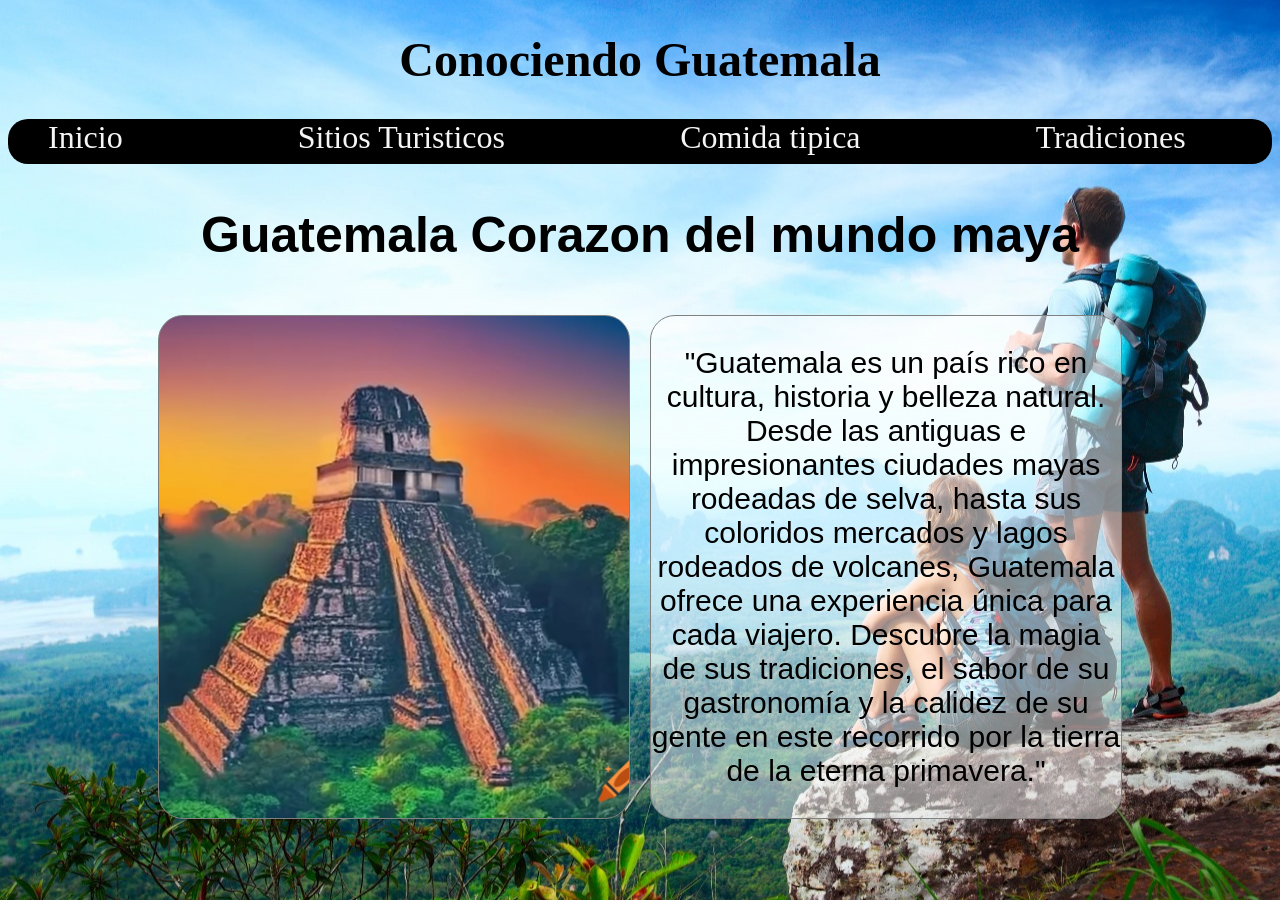
<file: index.html>
<!DOCTYPE html>
<html lang="en">
<head>
    <meta charset="UTF-8">
    <meta name="viewport" content="width=device-width, initial-scale=1.0">
    <title>Document</title>
    <link rel="stylesheet" href="estilos.css">
</head>
<body>
    <h1>
        Conociendo Guatemala
    </h1>
    <nav class="barra-nav">
        <ul>
            <li><a href="index.html">Inicio</a></li>
            <li><a href="sitios.html">Sitios Turisticos</a></li>
            <li><a href="comidatipica.html">Comida tipica</a></li>
            <li><a href="tradiciones.html">Tradiciones</a></li>
        </ul>
    </nav>
    <h2>Guatemala Corazon del mundo maya</h2>
    <div class="contenedor">
        <div class="columna"></div>
        <div class="columna2"><p>"Guatemala es un país rico en cultura, historia y belleza natural. Desde las antiguas e impresionantes ciudades mayas rodeadas de selva, hasta sus coloridos mercados y lagos rodeados de volcanes, Guatemala ofrece una experiencia única para cada viajero. Descubre la magia de sus tradiciones, el sabor de su gastronomía y la calidez de su gente en este recorrido por la tierra de la eterna primavera."</p></div>
    </div>
</body>
</html>
</file>
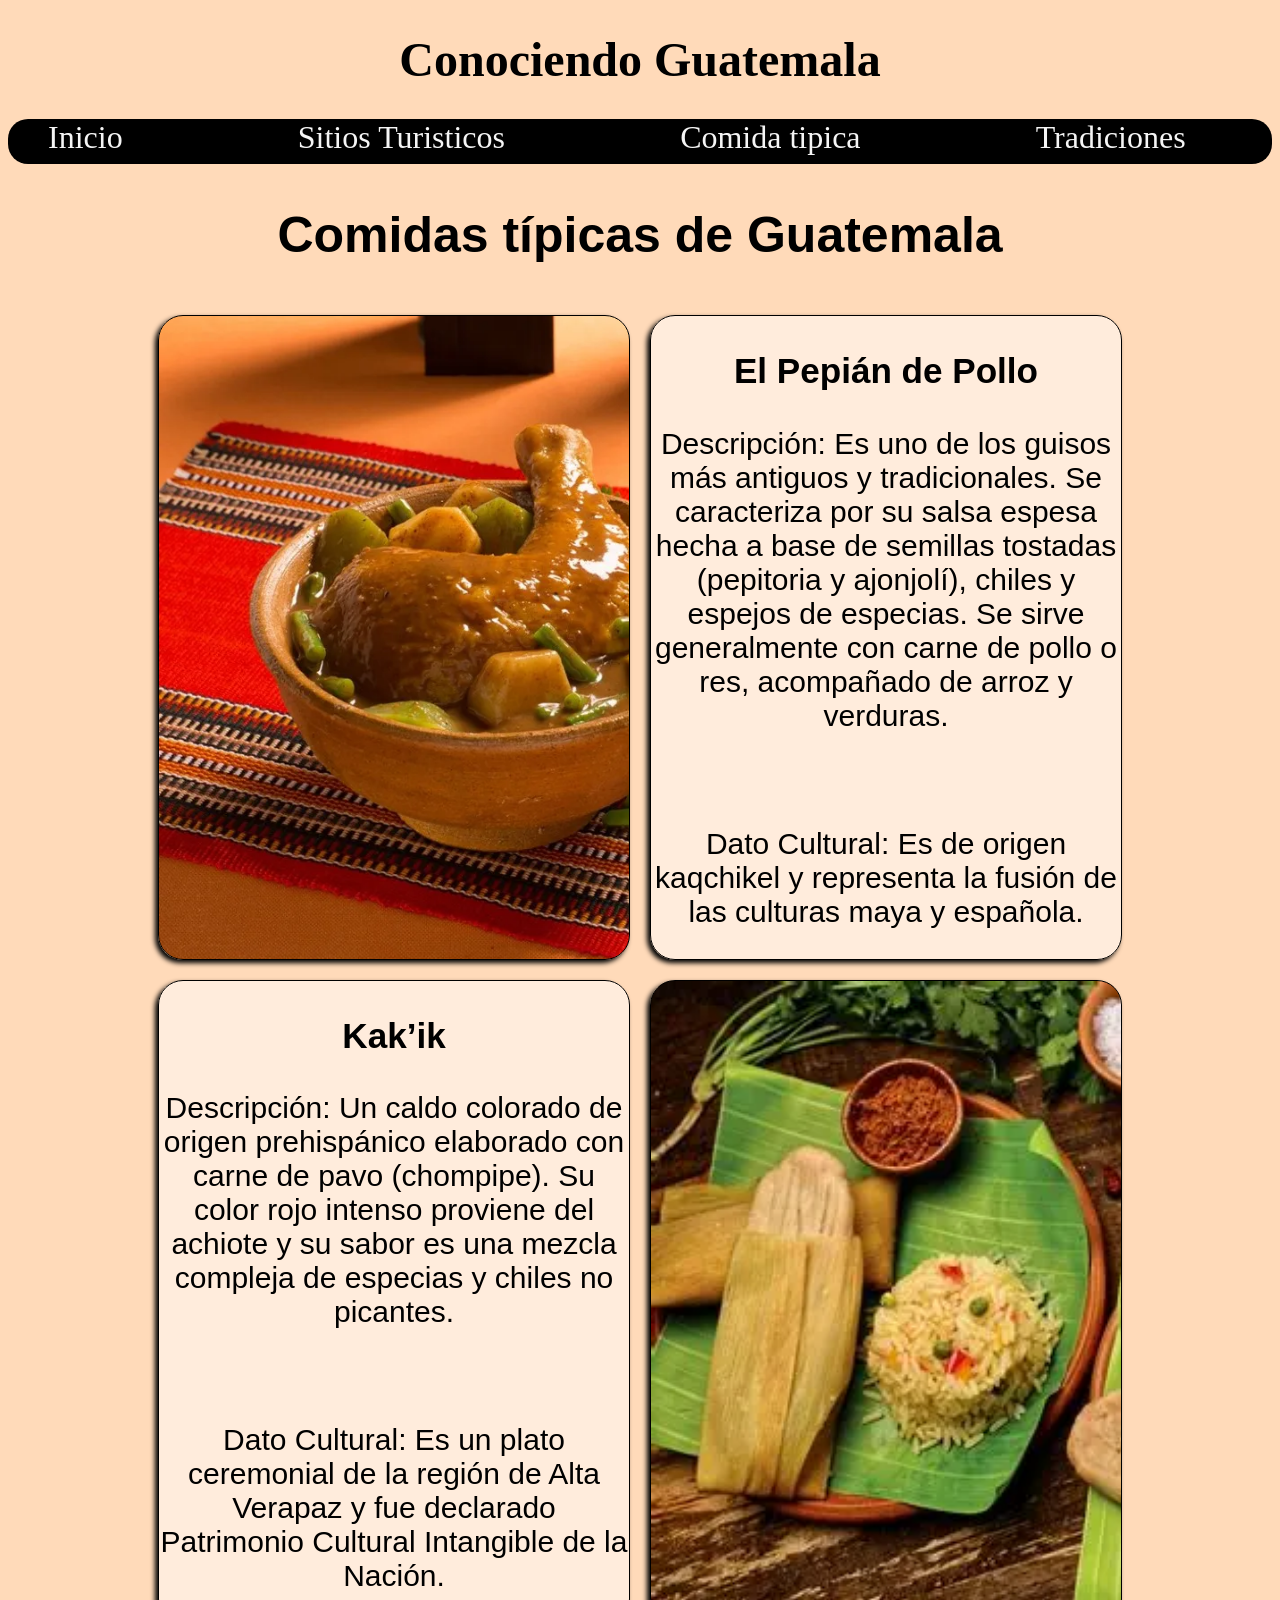
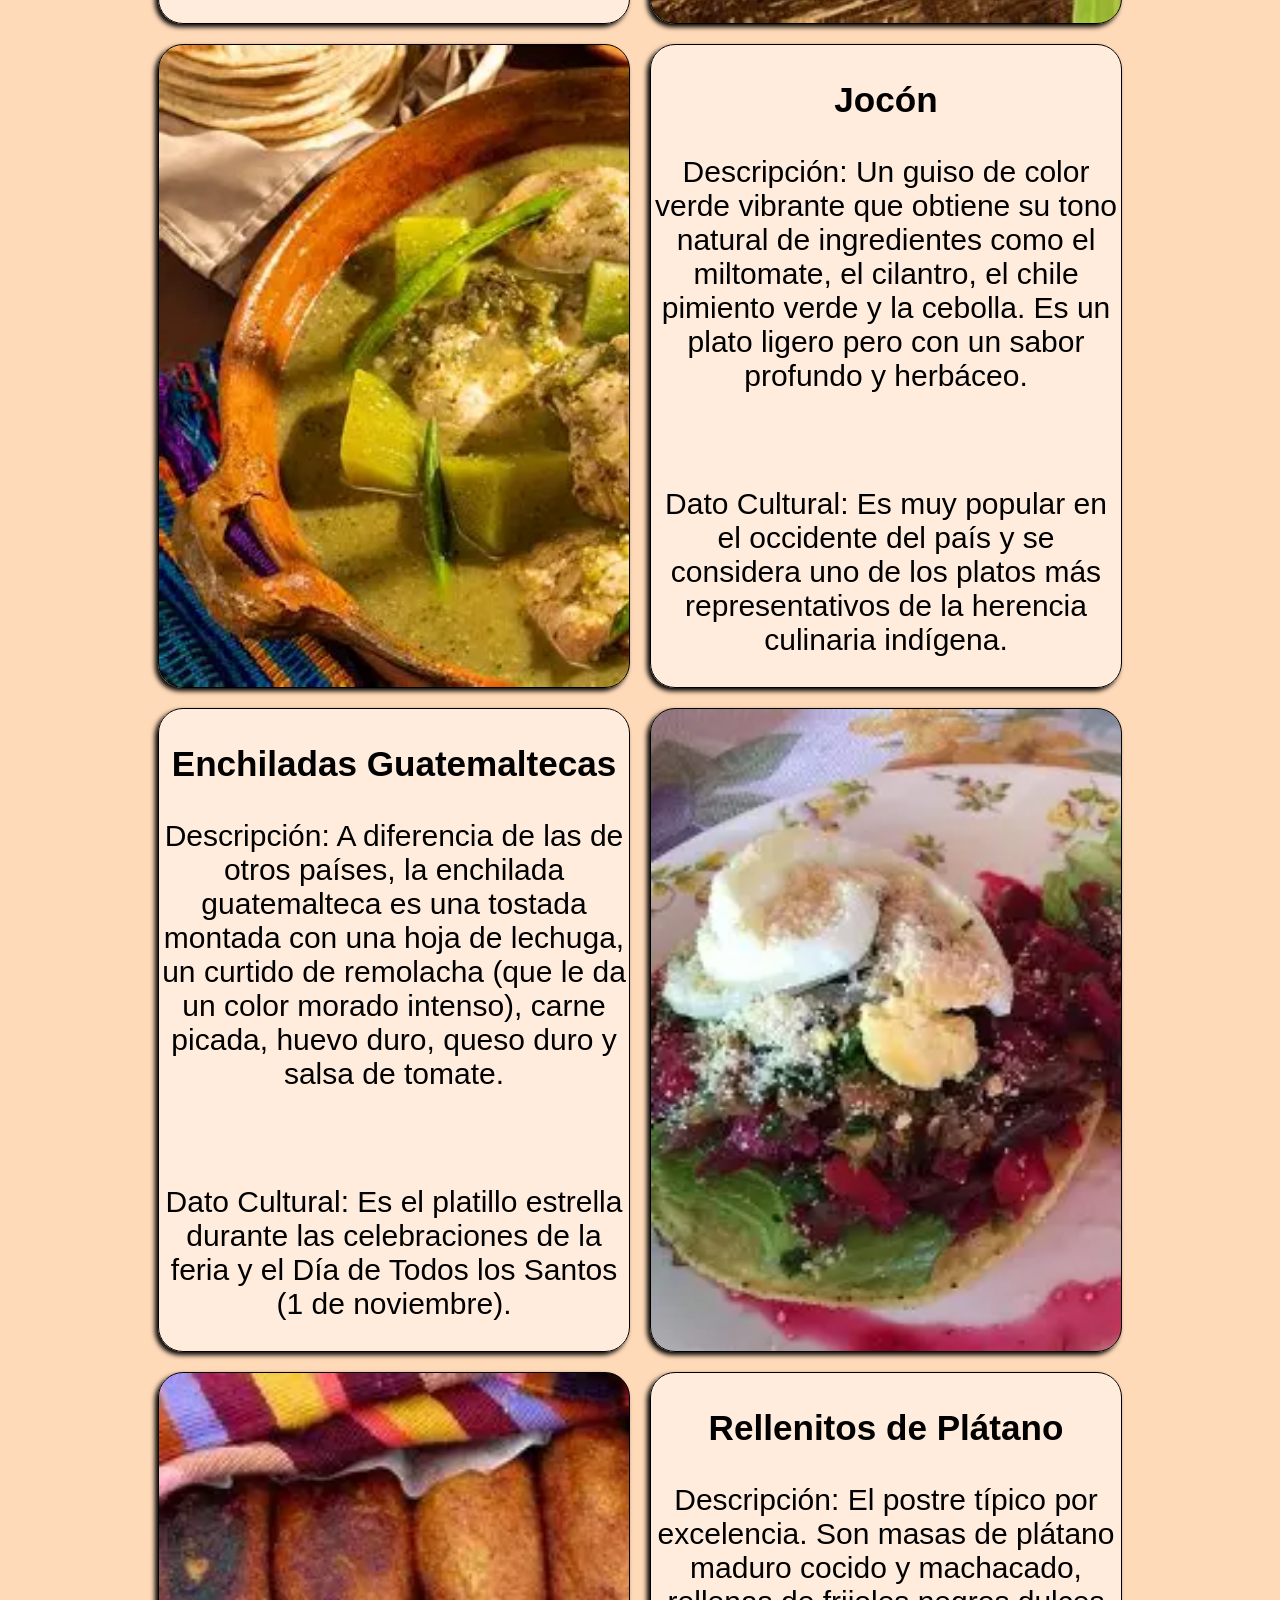
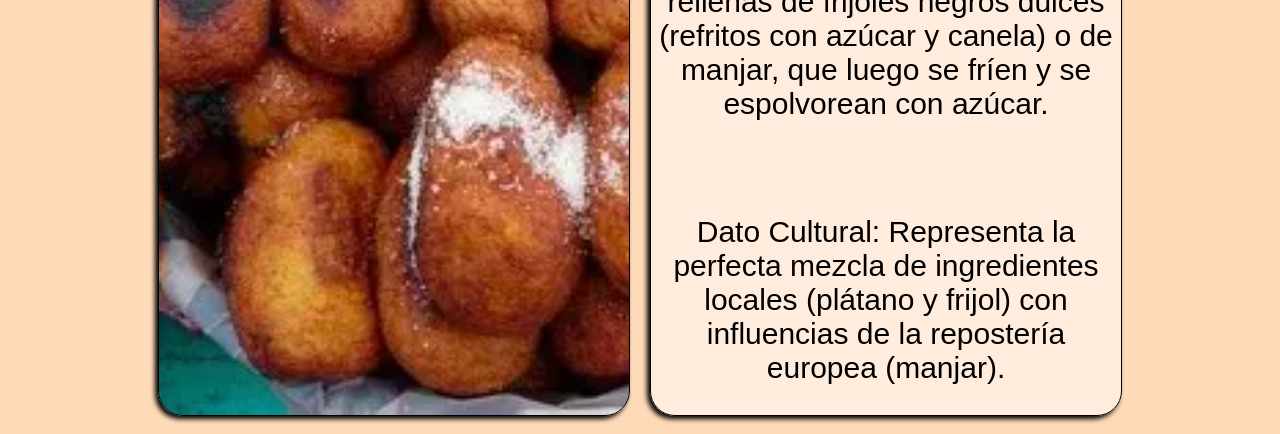
<file: comidatipica.html>
<!DOCTYPE html>
<html lang="en">
<head>
    <meta charset="UTF-8">
    <meta name="viewport" content="width=device-width, initial-scale=1.0">
    <title>Document</title>
    <link rel="stylesheet" href="comidatipica.css">
</head>
<body>
    <h1>
        Conociendo Guatemala
    </h1>
    <nav class="barra-nav">
        <ul>
            <li><a href="index.html">Inicio</a></li>
            <li><a href="sitios.html">Sitios Turisticos</a></li>
            <li><a href="comidatipica.html">Comida tipica</a></li>
            <li><a href="tradiciones.html">Tradiciones</a></li>
        </ul>
    </nav>
    <h2>Comidas típicas de Guatemala</h2>
    <div class="contenedor">
        <div class="columna"></div>
        <div class="columna2">
            <h3>El Pepián de Pollo</h3>
            <p>Descripción: Es uno de los guisos más antiguos y tradicionales. Se caracteriza por su salsa espesa hecha a base de semillas tostadas (pepitoria y ajonjolí), chiles y espejos de especias. Se sirve generalmente con carne de pollo o res, acompañado de arroz y verduras.</p>
            <br>
            <p>Dato Cultural: Es de origen kaqchikel y representa la fusión de las culturas maya y española.</p>
        </div>
        
        <div class="columna3">
            <h3>Kak’ik</h3>
            <p>Descripción: Un caldo colorado de origen prehispánico elaborado con carne de pavo (chompipe). Su color rojo intenso proviene del achiote y su sabor es una mezcla compleja de especias y chiles no picantes.</p>
            <br>
            <p>Dato Cultural: Es un plato ceremonial de la región de Alta Verapaz y fue declarado Patrimonio Cultural Intangible de la Nación.</p>
        </div>
        <div class="columna4"></div>

        <div class="columna5"></div>
        <div class="columna6">
            <h3>Jocón</h3>
            <p>Descripción: Un guiso de color verde vibrante que obtiene su tono natural de ingredientes como el miltomate, el cilantro, el chile pimiento verde y la cebolla. Es un plato ligero pero con un sabor profundo y herbáceo.</p>
            <br>
            <p>Dato Cultural: Es muy popular en el occidente del país y se considera uno de los platos más representativos de la herencia culinaria indígena.</p>
        </div>

        <div class="columna7">
            <h3>Enchiladas Guatemaltecas</h3>
            <p>Descripción: A diferencia de las de otros países, la enchilada guatemalteca es una tostada montada con una hoja de lechuga, un curtido de remolacha (que le da un color morado intenso), carne picada, huevo duro, queso duro y salsa de tomate.</p>
            <br>
            <p>Dato Cultural: Es el platillo estrella durante las celebraciones de la feria y el Día de Todos los Santos (1 de noviembre).</p>
        </div>
        <div class="columna8"></div>

        <div class="columna9"></div>
        <div class="columna10">
            <h3>Rellenitos de Plátano</h3>
            <p>Descripción: El postre típico por excelencia. Son masas de plátano maduro cocido y machacado, rellenas de frijoles negros dulces (refritos con azúcar y canela) o de manjar, que luego se fríen y se espolvorean con azúcar.</p>
            <br>
            <p>Dato Cultural: Representa la perfecta mezcla de ingredientes locales (plátano y frijol) con influencias de la repostería europea (manjar).</p>
        </div>
    </div>
</body>
</html>
</file>
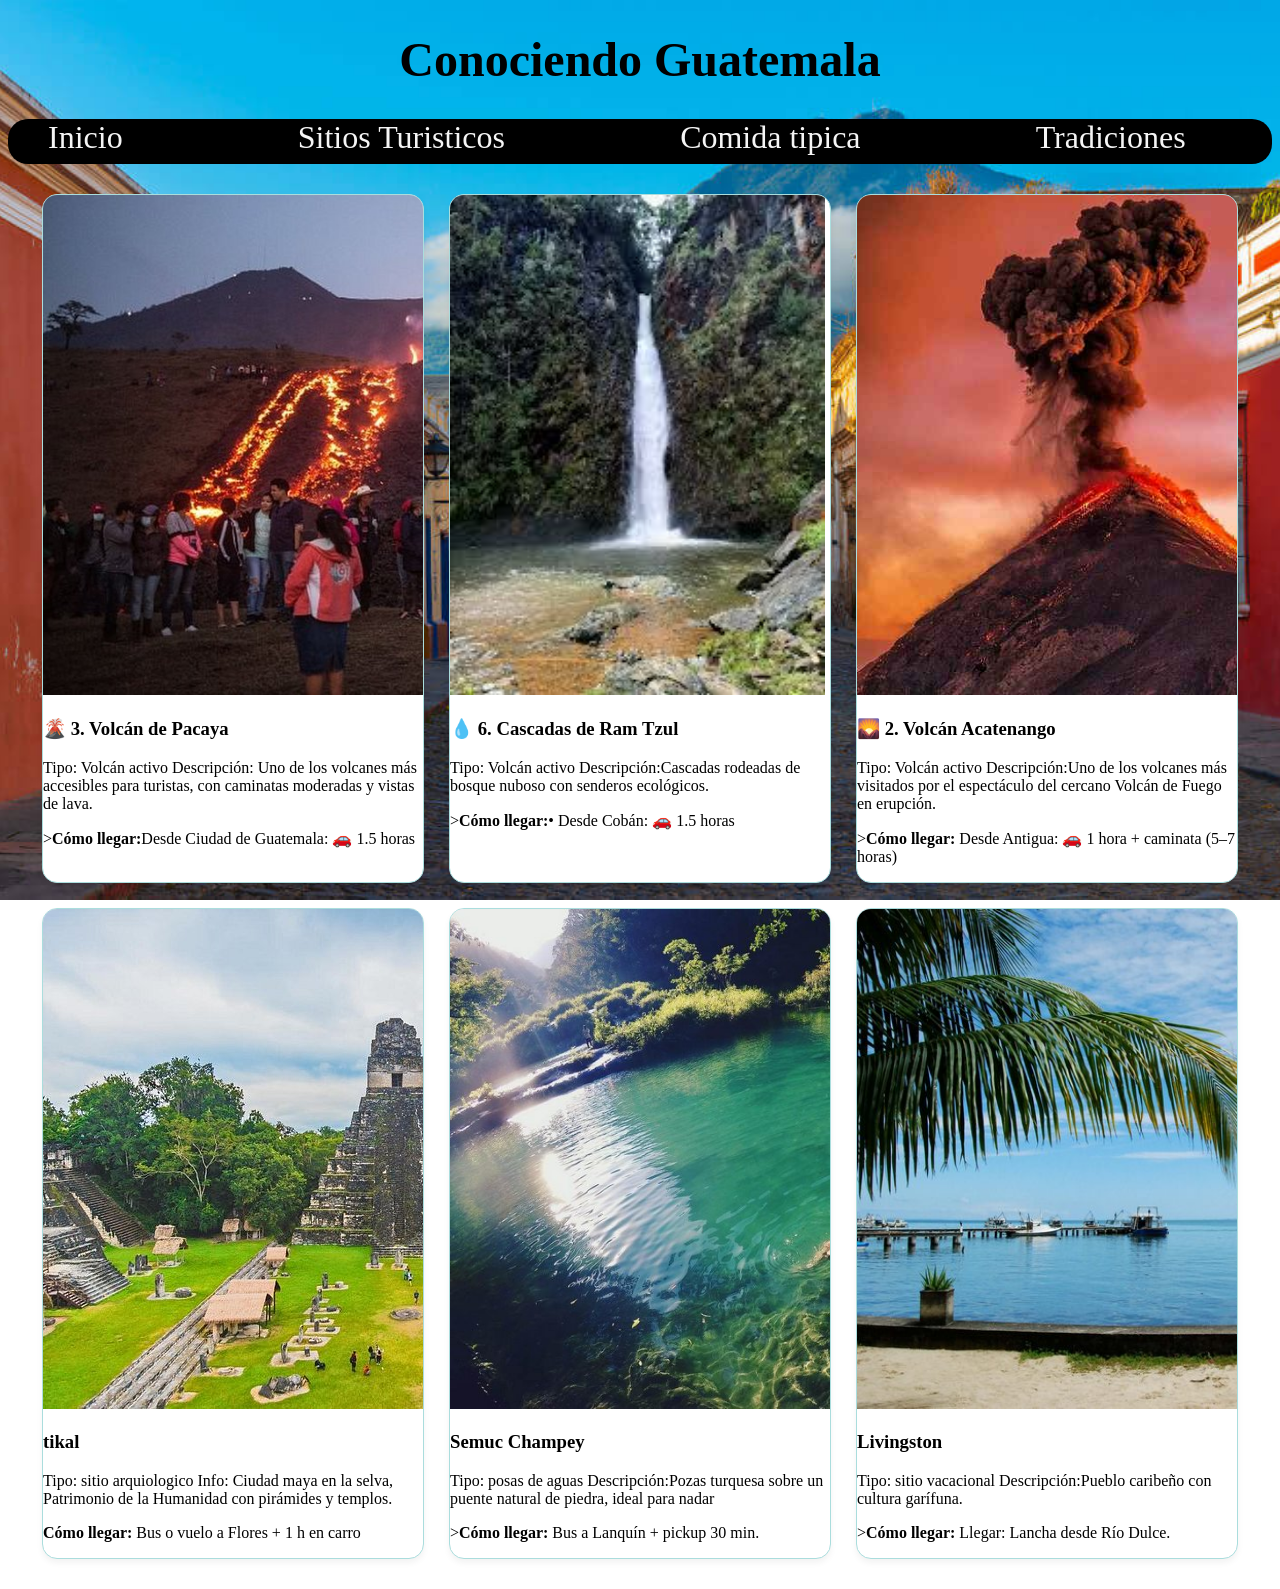
<file: sitios.html>
<!DOCTYPE html>
<html lang="en">
<head>
    <meta charset="UTF-8">
    <meta name="viewport" content="width=device-width, initial-scale=1.0"> 
    <link rel="stylesheet" href="sitios.css">
    <title>Document</title>
</head>
<body>
    <h1>
        Conociendo Guatemala
    </h1>
    <nav class="barra-nav">
        <ul>
            <li><a href="index.html">Inicio</a></li>
            <li><a href="sitios.html">Sitios Turisticos</a></li>
            <li><a href="comidatipica.html">Comida tipica</a></li>
            <li><a href="tradiciones.html">Tradiciones</a></li>
        </ul>
    </nav>

<div class="contenedor-principal-sitios">

    <div class="card-curso">
        <div class="card-header"></div> 
        <a href="https://maps.google.com/?q=Volc%C3%A1n+Pacaya">
        <img src="pacaya.jpg" class="contacto-perfil"> 
        </a>
        <h3>🌋 3. Volcán de Pacaya</h3>
        <p class="descripcion"> Tipo: Volcán activo
             Descripción:
                Uno de los volcanes más accesibles para turistas, con caminatas moderadas y vistas de lava.
        </p>
        <p class="descripcion">><strong>Cómo llegar:</strong>Desde Ciudad de Guatemala: 🚗 1.5 horas </p>
    </div>

        <div class="card-curso">
        <div class="card-header"></div> 
        <a href="https://maps.google.com/?q=Ram+Tzul">
        <img src="cascada.jpg" class="contacto-perfil"> 
        </a>
        <h3>💧 6. Cascadas de Ram Tzul</h3>
        <p class="descripcion"> Tipo: Volcán activo
            Descripción:Cascadas rodeadas de bosque nuboso con senderos ecológicos.       </p>
        <p class="descripcion">><strong>Cómo llegar:</strong>•	Desde Cobán: 🚗 1.5 horas  </p> 
        </div>


        <div class="card-curso">
        <div class="card-header"></div> 
        <a href="https://maps.google.com/?q=Volcan+Acatenango">
        <img src="Acatenango-100 (1).jpg" class="contacto-perfil"> 
        </a>

        <h3>🌄 2. Volcán Acatenango</h3>
        <p class="descripcion"> Tipo: Volcán activo
            Descripción:Uno de los volcanes más visitados por el espectáculo del cercano Volcán de Fuego en erupción.</p>
        <p class="descripcion">><strong>Cómo llegar:</strong> Desde Antigua: 🚗 1 hora + caminata (5–7 horas)  </p> 
        </div> 
        

         <div class="card-curso">
        <div class="card-header"></div> 
        <a href="https://maps.google.com/?q=Tikal">
        <img src="tikal.jpg" class="contacto-perfil">
        </a>
        <h3>tikal</h3>
        <p class="descripcion"> Tipo: sitio arquiologico
            Info: Ciudad maya en la selva, Patrimonio de la Humanidad con pirámides y templos.</p>
        <p class="descripcion"><strong>Cómo llegar:</strong> Bus o vuelo a Flores + 1 h en carro</p> 
        </div>
        

        <div class="card-curso">
        <div class="card-header"></div> 
        <a href="https://maps.google.com/?q=Semuc+Champey">
        <img src="semuc.jpg" class="contacto-perfil"> 
        </a>
        <h3>Semuc Champey</h3>
        <p class="descripcion"> Tipo: posas de aguas
            Descripción:Pozas turquesa sobre un puente natural de piedra, ideal para nadar</p>
        <p class="descripcion">><strong>Cómo llegar:</strong> Bus a Lanquín + pickup 30 min. </p> 
        </div>
        

        <div class="card-curso">
        <div class="card-header"></div> 
        <a href="https://www.google.com/maps/dir/Rio+Dulce/Livingston">
            <img src="plya.jpg" class="contacto-perfil"> 
        </a>
        <h3>Livingston</h3>
        <p class="descripcion"> Tipo: sitio vacacional
            Descripción:Pueblo caribeño con cultura garífuna.</p>
        <p class="descripcion">><strong>Cómo llegar:</strong> Llegar: Lancha desde Río Dulce. </p> 
        </div> 

        


    </body>
</html>
</file>
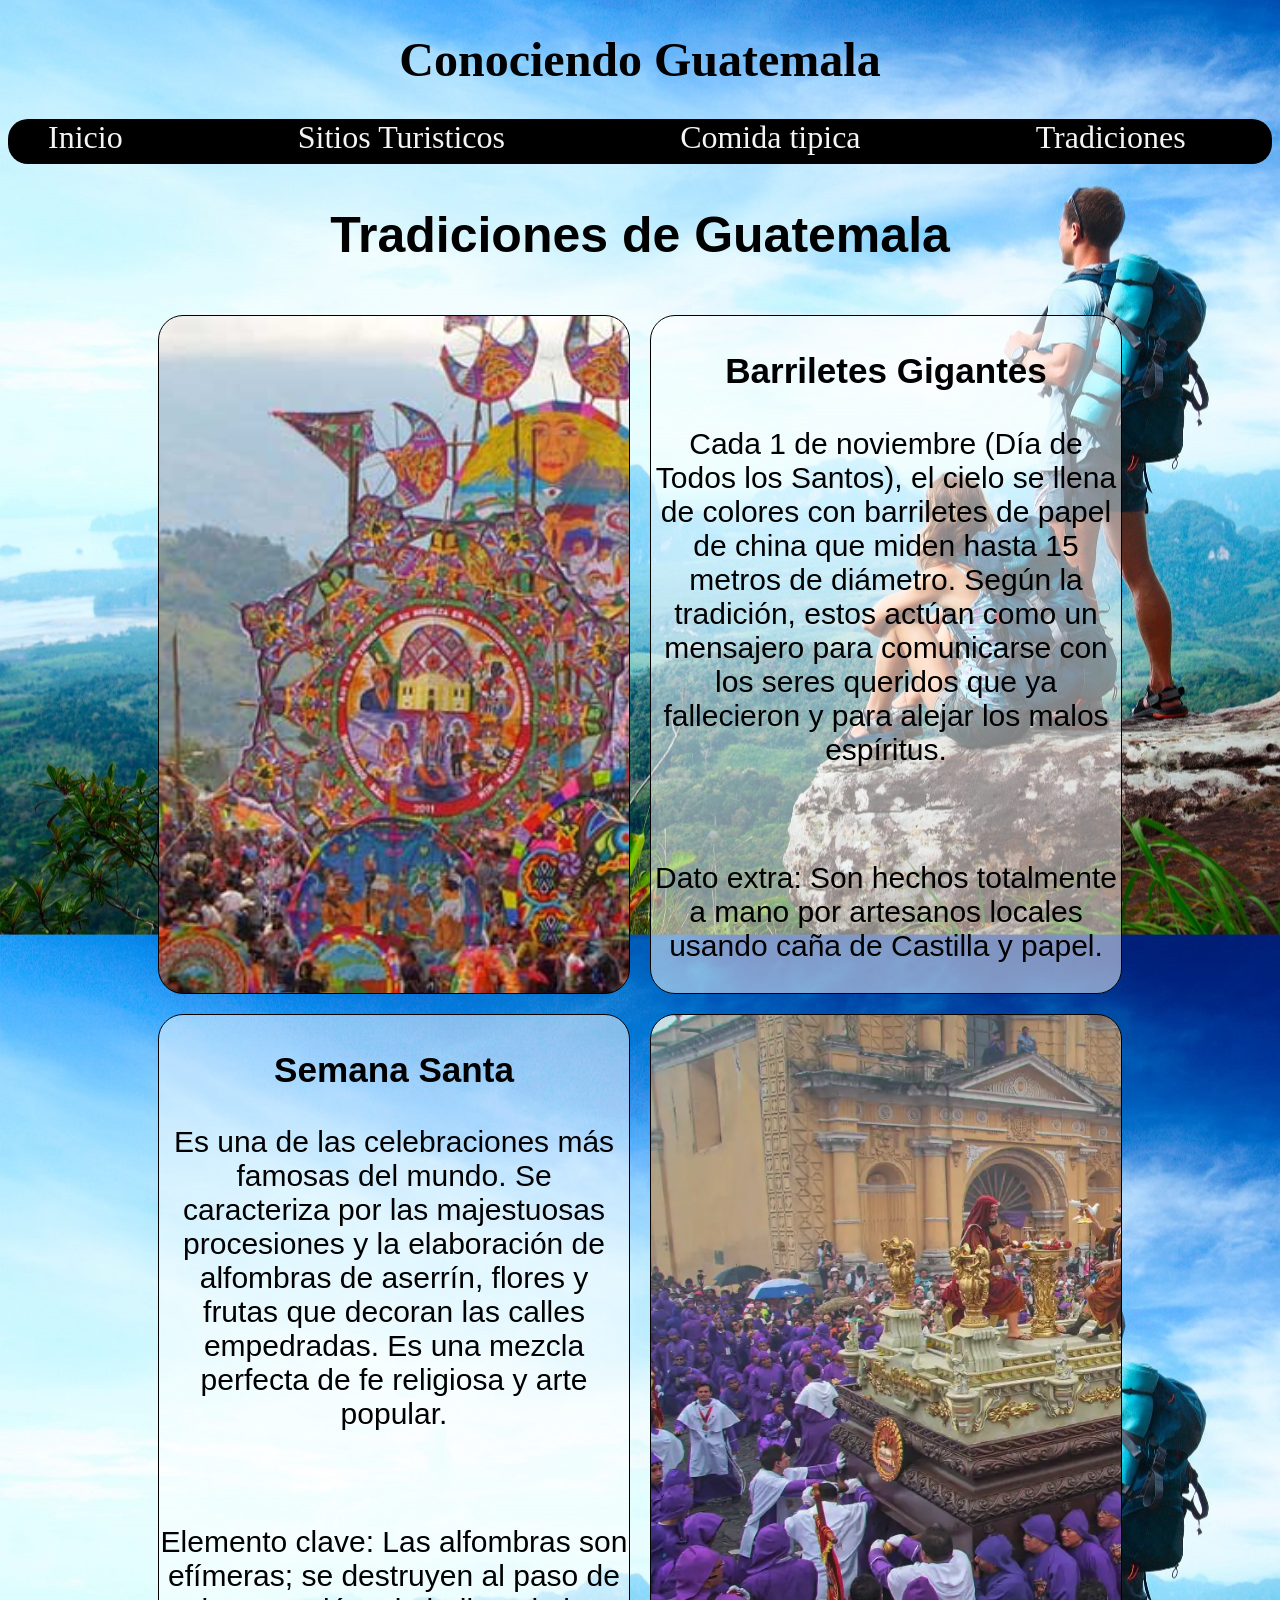
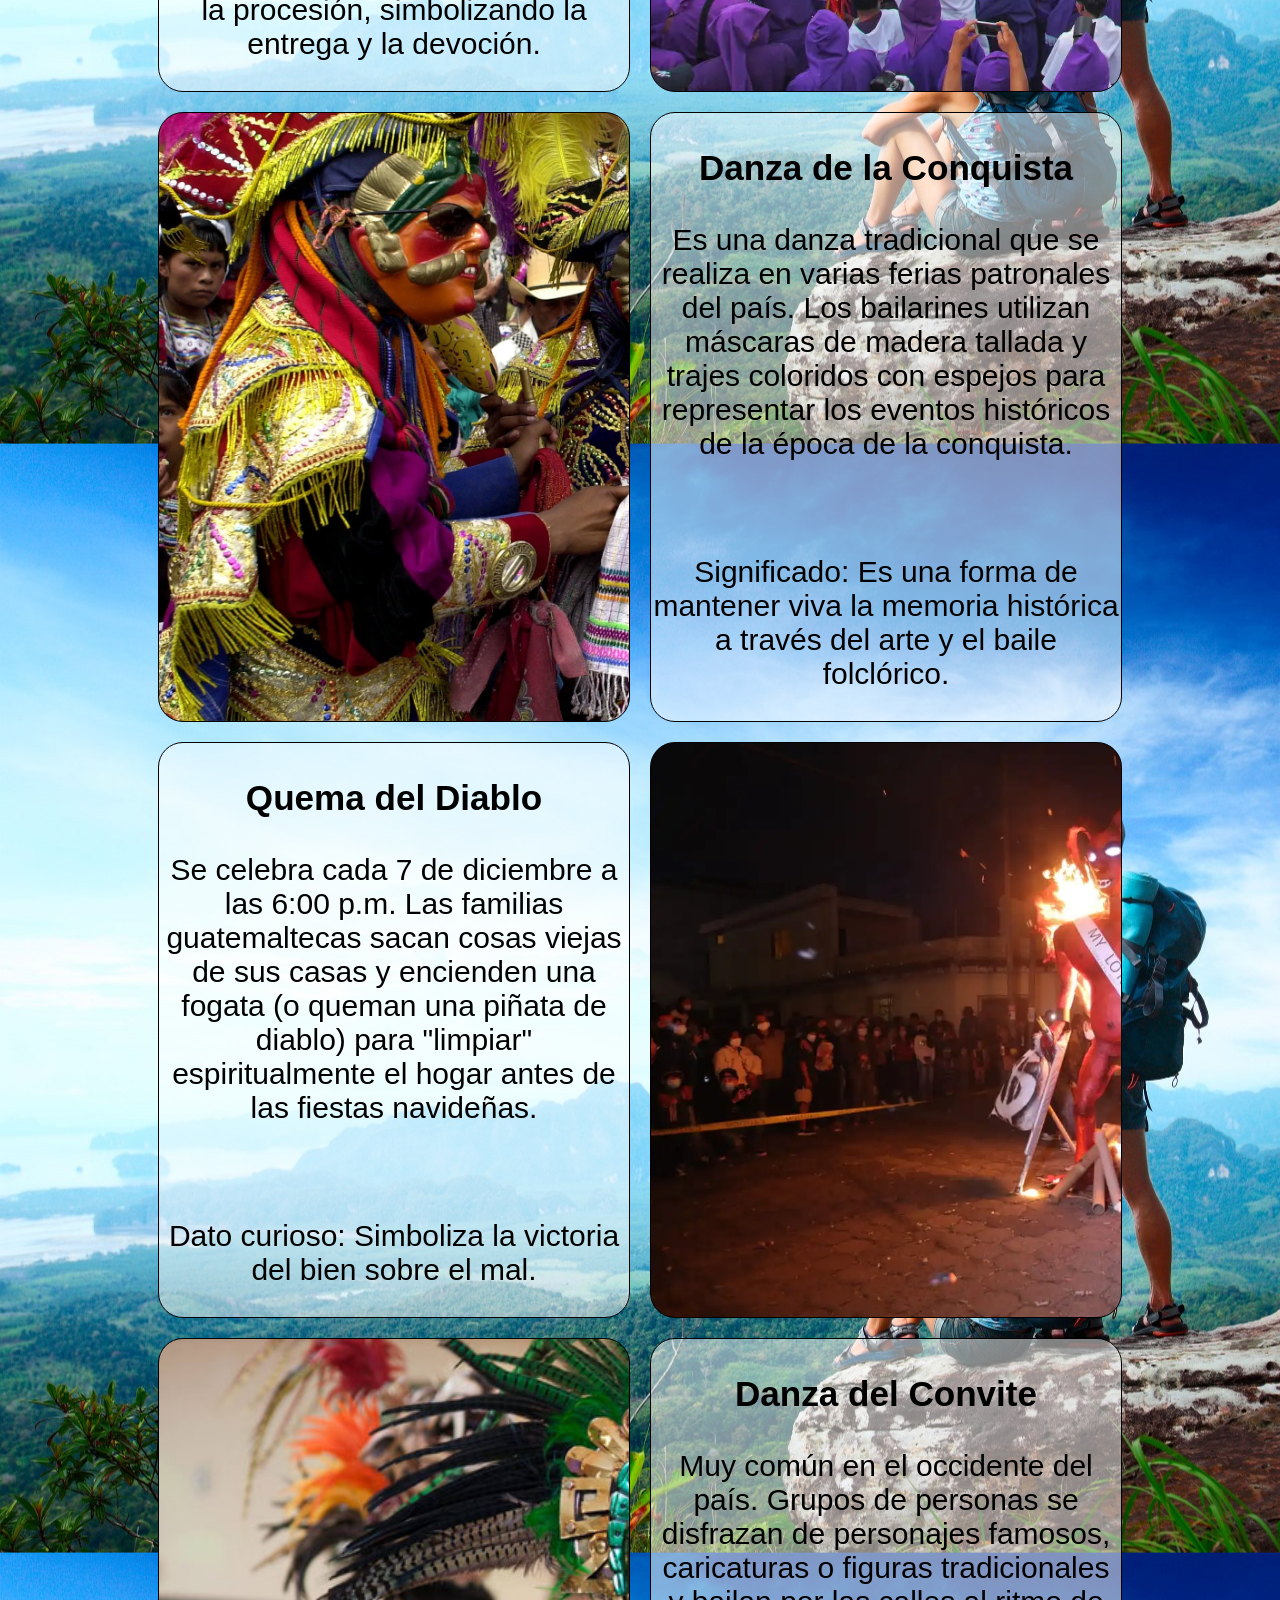
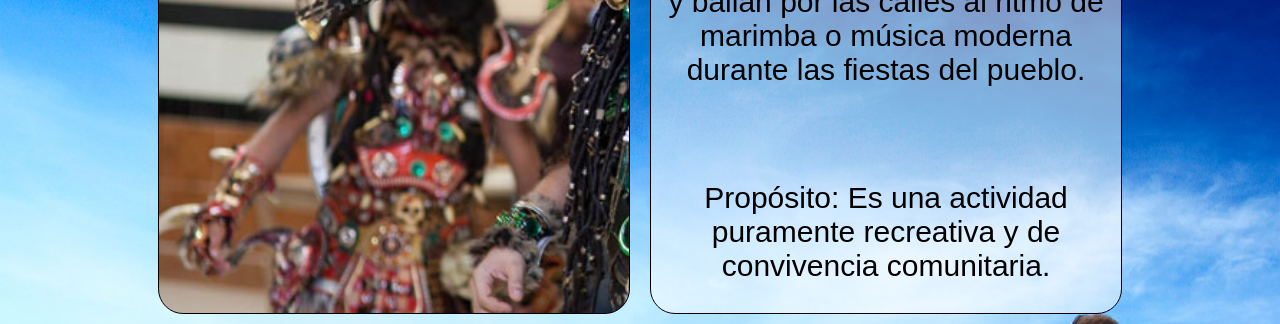
<file: tradiciones.html>
<!DOCTYPE html>
<html lang="en">
<head>
    <meta charset="UTF-8">
    <meta name="viewport" content="width=device-width, initial-scale=1.0">
    <title>Document</title>
    <link rel="stylesheet" href="tradiciones.css">
</head>
<body>
    <h1>
        Conociendo Guatemala
    </h1>
    <nav class="barra-nav">
        <ul>
            <li><a href="index.html">Inicio</a></li>
            <li><a href="sitios.html">Sitios Turisticos</a></li>
            <li><a href="comidatipica.html">Comida tipica</a></li>
            <li><a href="tradiciones.html">Tradiciones</a></li>
        </ul>
    </nav>
    <h2>Tradiciones de Guatemala</h2>
    <div class="contenedor">
        <div class="columna"></div>
        <div class="columna2">
            <h3>Barriletes Gigantes</h3>
            <p>Cada 1 de noviembre (Día de Todos los Santos), el cielo se llena de colores con barriletes de papel de china que miden hasta 15 metros de diámetro. Según la tradición, estos actúan como un mensajero para comunicarse con los seres queridos que ya fallecieron y para alejar los malos espíritus.</p>
            <br>
            <p>Dato extra: Son hechos totalmente a mano por artesanos locales usando caña de Castilla y papel.</p>
        </div>
        
        <div class="columna3">
            <h3>Semana Santa</h3>
            <p>Es una de las celebraciones más famosas del mundo. Se caracteriza por las majestuosas procesiones y la elaboración de alfombras de aserrín, flores y frutas que decoran las calles empedradas. Es una mezcla perfecta de fe religiosa y arte popular.</p>
            <br>
            <p>Elemento clave: Las alfombras son efímeras; se destruyen al paso de la procesión, simbolizando la entrega y la devoción.</p>
        </div>
        <div class="columna4"></div>

        <div class="columna5"></div>
        <div class="columna6">
            <h3>Danza de la Conquista</h3>
            <p>Es una danza tradicional que se realiza en varias ferias patronales del país. Los bailarines utilizan máscaras de madera tallada y trajes coloridos con espejos para representar los eventos históricos de la época de la conquista.</p>
            <br>
            <p>Significado: Es una forma de mantener viva la memoria histórica a través del arte y el baile folclórico.</p>
        </div>

        <div class="columna7">
            <h3>Quema del Diablo</h3>
            <p>Se celebra cada 7 de diciembre a las 6:00 p.m. Las familias guatemaltecas sacan cosas viejas de sus casas y encienden una fogata (o queman una piñata de diablo) para "limpiar" espiritualmente el hogar antes de las fiestas navideñas.</p>
            <br>
            <p>Dato curioso: Simboliza la victoria del bien sobre el mal.</p>
        </div>
        <div class="columna8"></div>

        <div class="columna9"></div>
        <div class="columna10">
            <h3>Danza del Convite</h3>
            <p>Muy común en el occidente del país. Grupos de personas se disfrazan de personajes famosos, caricaturas o figuras tradicionales y bailan por las calles al ritmo de marimba o música moderna durante las fiestas del pueblo.</p>
            <br>
            <p>Propósito: Es una actividad puramente recreativa y de convivencia comunitaria.</p>
        </div>
    </div>
</body>
</html>
</file>
<file: estilos.css>
body{
    background-image: url(fondoinicio.jpg);
    background-repeat: no-repeat;
    background-size: cover;
    background-position: center;
    height: 80vh;
}
h1{
    text-align: center;
    font-size: 48px;
    font-weight: bold;
}
.barra-nav{
    width: 100%;
    height: 5vh;
    background-color: black;
    border-radius: 20px;
}
ul{
    display: flex;
    width: 90%;
    justify-content: space-between;
}
li{
    font-size: 32px;
    list-style: none;
}
ul li a{
    color: whitesmoke;
    text-decoration: none;
}
li a:hover{
    background-color: gray;
    padding: 1%;
}
h2{
    text-align: center;
    font-size: 50px;
    font-family: Arial, Helvetica, sans-serif;
}
.contenedor{
    background-color: transparent;
    display: grid;
    grid-template-columns: 1fr 1fr;
}
.columna{
    background-image: url(imagendel_inicio.webp);
    background-size: cover;
    margin: 10px;
    margin-left: 150px;
    border: 1px solid gray;
    border-radius: 25px;
}
.columna2{
    background-color: rgba(255, 255, 255, 0.5);
    font-size: 30px;
    font-family: Arial, Helvetica, sans-serif;
    text-align: center;
    margin: 10px;
    margin-right: 150px;
    border: 1px solid gray;
    border-radius: 25px;
}
</file>
<file: comidatipica.css>
body{
    background-color: peachpuff;
}
h1{
    text-align: center;
    font-size: 48px;
    font-weight: bold;
}
.barra-nav{
    width: 100%;
    height: 5vh;
    background-color: black;
    border-radius: 20px;
}
ul{
    display: flex;
    width: 90%;
    justify-content: space-between;
}
li{
    font-size: 32px;
    list-style: none;
}
ul li a{
    color: whitesmoke;
    text-decoration: none;
}
li a:hover{
    background-color: gray;
    padding: 1%;
}
h2{
    text-align: center;
    font-size: 50px;
    font-family: Arial, Helvetica, sans-serif;
}
.contenedor{
    background-color: transparent;
    display: grid;
    grid-template-columns: 1fr 1fr;
}
.columna{
    background-image: url(pepian.webp);
    background-size: cover;
    margin: 10px;
    margin-left: 150px;
    border: 1px solid black;
    border-radius: 25px;
    box-shadow: -3px 3px 5px black;
}
.columna2{
    background-color: rgba(255, 255, 255, 0.5);
    font-size: 30px;
    font-family: Arial, Helvetica, sans-serif;
    text-align: center;
    margin: 10px;
    margin-right: 150px;
    border: 1px solid black;
    border-radius: 25px;
    box-shadow: -3px 3px 5px black;
}
.columna3{
    background-color: rgba(255, 255, 255, 0.5);
    font-size: 30px;
    font-family: Arial, Helvetica, sans-serif;
    text-align: center;
    margin: 10px;
    margin-left: 150px;
    border: 1px solid black;
    border-radius: 25px;
    box-shadow: -3px 3px 5px black;
}
.columna4{
    background-image: url(kakik.webp);
    background-size: cover;
    margin: 10px;
    margin-right: 150px;
    border: 1px solid black;
    border-radius: 25px;
    box-shadow: -3px 3px 5px black;
}
.columna5{
    background-image: url(jocon.webp);
    background-size: cover;
    margin: 10px;
    margin-left: 150px;
    border: 1px solid black;
    border-radius: 25px;
    box-shadow: -3px 3px 5px black;
}
.columna6{
    background-color: rgba(255, 255, 255, 0.5);
    font-size: 30px;
    font-family: Arial, Helvetica, sans-serif;
    text-align: center;
    margin: 10px;
    margin-right: 150px;
    border: 1px solid black;
    border-radius: 25px;
    box-shadow: -3px 3px 5px black;
}
.columna7{
    background-color: rgba(255, 255, 255, 0.5);
    font-size: 30px;
    font-family: Arial, Helvetica, sans-serif;
    text-align: center;
    margin: 10px;
    margin-left: 150px;
    border: 1px solid black;
    border-radius: 25px;
    box-shadow: -3px 3px 5px black;
}
.columna8{
    background-image: url(enchiladas.webp);
    background-size: cover;
    margin: 10px;
    margin-right: 150px;
    border: 1px solid black;
    border-radius: 25px;
    box-shadow: -3px 3px 5px black;
}
.columna9{
    background-image: url(rellenitos.webp);
    background-size: cover;
    margin: 10px;
    margin-left: 150px;
    border: 1px solid black;
    border-radius: 25px;
    box-shadow: -3px 3px 5px black;
}
.columna10{
    background-color: rgba(255, 255, 255, 0.5);
    font-size: 30px;
    font-family: Arial, Helvetica, sans-serif;
    text-align: center;
    margin: 10px;
    margin-right: 150px;
    border: 1px solid black;
    border-radius: 25px;
    box-shadow: -3px 3px 5px black;
}
</file>
<file: sitios.css>
body{
   background-image: url(antigua.jpg);
    background-position: center;
  background-repeat: no-repeat;
   background-size: cover;
    background-attachment: fixed;}
 h1{
    text-align: center;
    font-size: 48px;
    font-weight: bold;
}
.barra-nav{
    width: 100%;
    height: 5vh;
    background-color: black;
    border-radius: 20px;
}
ul{
    display: flex;
    width: 90%;
    justify-content: space-between;
}
li{
    font-size: 32px;
    list-style: none;
}
ul li a{
    color: whitesmoke;
    text-decoration: none;
}
li a:hover{
    background-color: gray;
    padding: 1%;
}

.contenedor-principal-sitios{
    display: flex;
    flex-wrap: wrap;
    justify-content:center; 
    gap: 25px;
    padding: 20px;
    max-width: 1250px;
    margin: 10px auto ;
    grid-template-columns: 1fr 1fr 1fr;
}
.card-curso{
    width: 380px;
    background:white;
    border:1px solid #add;
    border-radius: 15px;
    overflow: hidden;
    box-shadow: 0 4px 6px rgb(0,0,0,0.05) ;
}
img{
    height: 500px;
}
</file>
<file: tradiciones.css>
body{
    background-image: url(fondoinicio.jpg);
    background-size: cover;
    background-position: center;
    height: 80vh;
}
h1{
    text-align: center;
    font-size: 48px;
    font-weight: bold;
}
.barra-nav{
    width: 100%;
    height: 5vh;
    background-color: black;
    border-radius: 20px;
}
ul{
    display: flex;
    width: 90%;
    justify-content: space-between;
}
li{
    font-size: 32px;
    list-style: none;
}
ul li a{
    color: whitesmoke;
    text-decoration: none;
}
li a:hover{
    background-color: gray;
    padding: 1%;
}
h2{
    text-align: center;
    font-size: 50px;
    font-family: Arial, Helvetica, sans-serif;
}
.contenedor{
    background-color: transparent;
    display: grid;
    grid-template-columns: 1fr 1fr;
}
.columna{
    background-image: url(Barriletes.jpg);
    background-size: cover;
    margin: 10px;
    margin-left: 150px;
    border: 1px solid black;
    border-radius: 25px;
}
.columna2{
    background-color: rgba(255, 255, 255, 0.5);
    font-size: 30px;
    font-family: Arial, Helvetica, sans-serif;
    text-align: center;
    margin: 10px;
    margin-right: 150px;
    border: 1px solid black;
    border-radius: 25px;
}
.columna3{
    background-color: rgba(255, 255, 255, 0.5);
    font-size: 30px;
    font-family: Arial, Helvetica, sans-serif;
    text-align: center;
    margin: 10px;
    margin-left: 150px;
    border: 1px solid black;
    border-radius: 25px;
}
.columna4{
    background-image: url(semanasanta.webp);
    background-size: cover;
    margin: 10px;
    margin-right: 150px;
    border: 1px solid black;
    border-radius: 25px;
}
.columna5{
    background-image: url(conquista.webp);
    background-size: cover;
    margin: 10px;
    margin-left: 150px;
    border: 1px solid black;
    border-radius: 25px;
}
.columna6{
    background-color: rgba(255, 255, 255, 0.5);
    font-size: 30px;
    font-family: Arial, Helvetica, sans-serif;
    text-align: center;
    margin: 10px;
    margin-right: 150px;
    border: 1px solid black;
    border-radius: 25px;
}
.columna7{
    background-color: rgba(255, 255, 255, 0.5);
    font-size: 30px;
    font-family: Arial, Helvetica, sans-serif;
    text-align: center;
    margin: 10px;
    margin-left: 150px;
    border: 1px solid black;
    border-radius: 25px;
}
.columna8{
    background-image: url(quemadeldiablo.webp);
    background-size: cover;
    margin: 10px;
    margin-right: 150px;
    border: 1px solid black;
    border-radius: 25px;
}
.columna9{
    background-image: url(convites.jpg);
    background-size: cover;
    margin: 10px;
    margin-left: 150px;
    border: 1px solid black;
    border-radius: 25px;
}
.columna10{
    background-color: rgba(255, 255, 255, 0.5);
    font-size: 30px;
    font-family: Arial, Helvetica, sans-serif;
    text-align: center;
    margin: 10px;
    margin-right: 150px;
    border: 1px solid black;
    border-radius: 25px;
}
</file>
